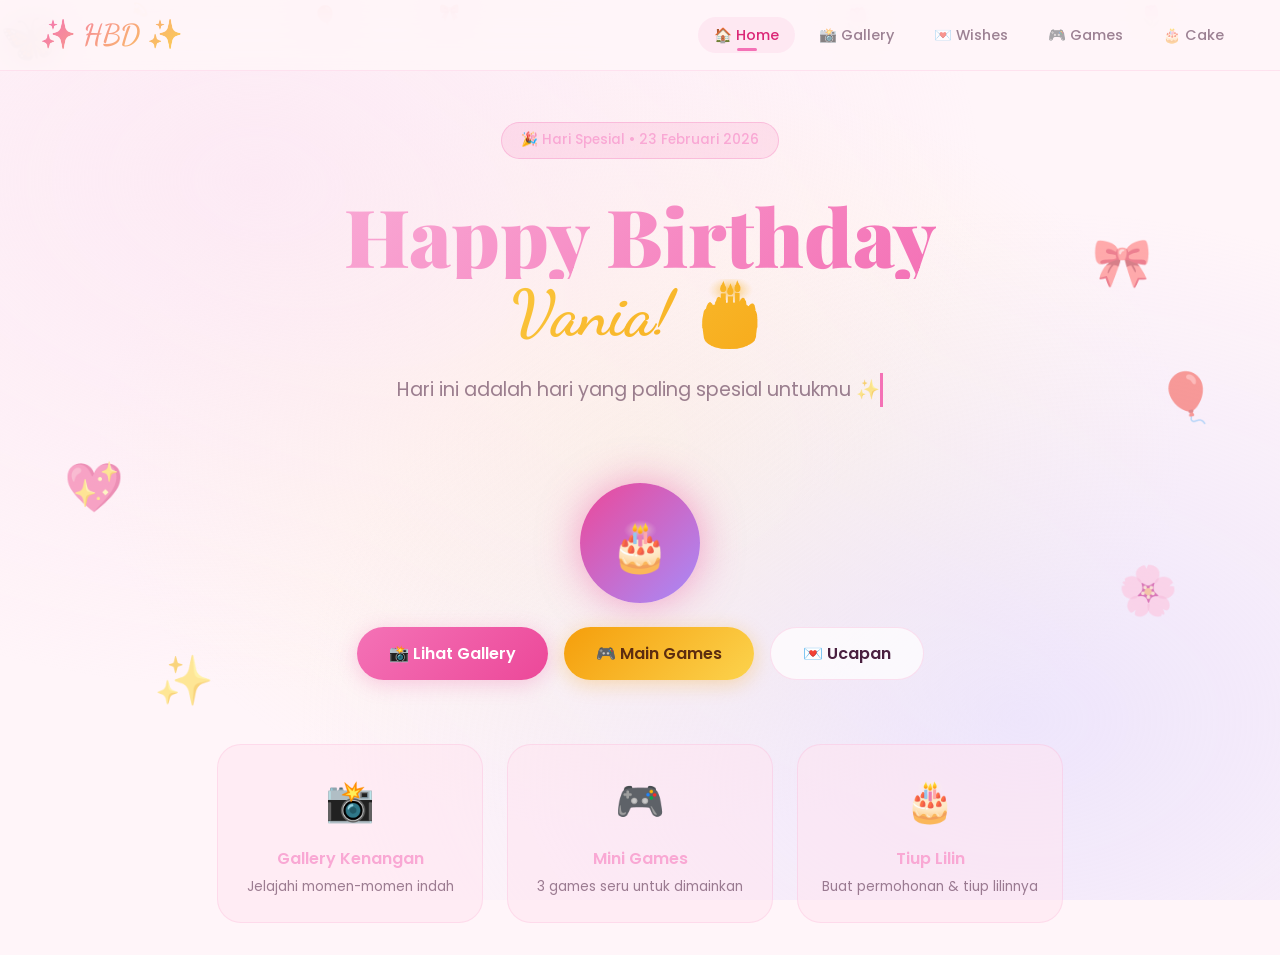
<file: index.html>
<!DOCTYPE html>
<html lang="id">

<head>
  <meta charset="UTF-8">
  <meta name="viewport" content="width=device-width, initial-scale=1.0">
  <meta name="description" content="Selamat Ulang Tahun! Website spesial untuk merayakan hari istimewamu.">
  <title>🎂 Happy Birthday!</title>
  <link rel="stylesheet" href="styles.css">
  <style>
    .hero {
      display: flex;
      flex-direction: column;
      align-items: center;
      justify-content: center;
      min-height: calc(100vh - 90px);
      text-align: center;
      padding: 2rem;
    }

    .hero-badge {
      display: inline-block;
      padding: 0.4rem 1.2rem;
      background: rgba(244, 114, 182, 0.15);
      border: 1px solid rgba(244, 114, 182, 0.3);
      border-radius: var(--radius-full);
      color: var(--pink-300);
      font-size: 0.85rem;
      font-weight: 500;
      margin-bottom: 2rem;
      animation: fadeInUp 0.8s ease 0.2s both;
    }

    .hero-title {
      font-family: 'Playfair Display', serif;
      font-size: 5rem;
      font-weight: 900;
      line-height: 1.1;
      margin-bottom: 1.5rem;
      animation: fadeInUp 0.8s ease 0.4s both;
    }

    .hero-title .line1 {
      display: block;
      background: linear-gradient(135deg, var(--pink-300), var(--pink-400));
      -webkit-background-clip: text;
      -webkit-text-fill-color: transparent;
      background-clip: text;
    }

    .hero-title .line2 {
      display: block;
      background: linear-gradient(135deg, var(--gold-300), var(--gold-500));
      -webkit-background-clip: text;
      -webkit-text-fill-color: transparent;
      background-clip: text;
      font-family: 'Dancing Script', cursive;
      font-size: 4rem;
    }

    .hero-subtitle {
      color: var(--text-muted);
      font-size: 1.2rem;
      max-width: 500px;
      margin-bottom: 2.5rem;
      animation: fadeInUp 0.8s ease 0.6s both;
      line-height: 1.8;
    }

    .hero-buttons {
      display: flex;
      gap: 1rem;
      flex-wrap: wrap;
      justify-content: center;
      animation: fadeInUp 0.8s ease 0.8s both;
    }

    .hero-decoration {
      position: absolute;
      font-size: 3rem;
      animation: floatDecor 4s ease-in-out infinite;
      opacity: 0.5;
    }

    .hero-decoration:nth-child(1) {
      top: 15%;
      left: 8%;
      animation-delay: 0s;
    }

    .hero-decoration:nth-child(2) {
      top: 25%;
      right: 10%;
      animation-delay: 1s;
    }

    .hero-decoration:nth-child(3) {
      bottom: 20%;
      left: 12%;
      animation-delay: 2s;
    }

    .hero-decoration:nth-child(4) {
      bottom: 30%;
      right: 8%;
      animation-delay: 0.5s;
    }

    .hero-decoration:nth-child(5) {
      top: 50%;
      left: 5%;
      animation-delay: 1.5s;
    }

    .hero-decoration:nth-child(6) {
      top: 40%;
      right: 5%;
      animation-delay: 2.5s;
    }

    @keyframes floatDecor {

      0%,
      100% {
        transform: translateY(0) rotate(0deg);
      }

      50% {
        transform: translateY(-20px) rotate(10deg);
      }
    }

    .typing-text {
      display: inline-block;
      overflow: hidden;
      white-space: nowrap;
      border-right: 3px solid var(--pink-400);
      animation: typing 3s steps(30) 1s both, blink 0.7s step-end infinite;
      max-width: 100%;
    }

    @keyframes typing {
      from {
        width: 0;
      }

      to {
        width: 100%;
      }
    }

    @keyframes blink {
      50% {
        border-color: transparent;
      }
    }

    .age-display {
      display: inline-flex;
      align-items: center;
      justify-content: center;
      width: 120px;
      height: 120px;
      border-radius: 50%;
      background: linear-gradient(135deg, var(--pink-500), var(--purple-500));
      font-family: 'Playfair Display', serif;
      font-size: 3rem;
      font-weight: 900;
      color: white;
      margin: 1.5rem 0;
      animation: bounceIn 1s ease 1s both, glow 2s ease-in-out infinite;
      box-shadow: 0 0 40px rgba(236, 72, 153, 0.5);
    }

    .features-row {
      display: grid;
      grid-template-columns: repeat(3, 1fr);
      gap: 1.5rem;
      margin-top: 4rem;
      animation: fadeInUp 0.8s ease 1s both;
    }

    .feature-card {
      text-align: center;
      padding: 1.5rem;
    }

    .feature-card .icon {
      font-size: 2.5rem;
      margin-bottom: 0.8rem;
    }

    .feature-card h3 {
      font-size: 1rem;
      font-weight: 600;
      margin-bottom: 0.3rem;
      color: var(--pink-300);
    }

    .feature-card p {
      font-size: 0.85rem;
      color: var(--text-muted);
    }

    @media (max-width: 768px) {
      .hero-title {
        font-size: 3rem;
      }

      .hero-title .line2 {
        font-size: 2.5rem;
      }

      .hero-decoration {
        display: none;
      }

      .features-row {
        grid-template-columns: 1fr;
        max-width: 300px;
        margin-left: auto;
        margin-right: auto;
      }
    }
  </style>
</head>

<body>
  <!-- Decorations -->
  <div class="hero-decoration">🎀</div>
  <div class="hero-decoration">✨</div>
  <div class="hero-decoration">🌸</div>
  <div class="hero-decoration">💖</div>
  <div class="hero-decoration">🎈</div>
  <div class="hero-decoration">🦋</div>

  <div class="page-container">
    <section class="hero">
      <span class="hero-badge">🎉 Hari Spesial • 23 Februari 2026</span>

      <h1 class="hero-title">
        <span class="line1">Happy Birthday</span>
        <span class="line2">Vania! 🎂</span>
      </h1>

      <p class="hero-subtitle">
        <span class="typing-text">Hari ini adalah hari yang paling spesial untukmu ✨</span>
      </p>

      <div class="age-display">🎂</div>

      <div class="hero-buttons">
        <a href="gallery.html" class="btn btn-primary">📸 Lihat Gallery</a>
        <a href="games.html" class="btn btn-gold">🎮 Main Games</a>
        <a href="wishes.html" class="btn btn-secondary">💌 Ucapan</a>
      </div>

      <div class="features-row">
        <div class="glass-card feature-card">
          <div class="icon">📸</div>
          <h3>Gallery Kenangan</h3>
          <p>Jelajahi momen-momen indah</p>
        </div>
        <div class="glass-card feature-card">
          <div class="icon">🎮</div>
          <h3>Mini Games</h3>
          <p>3 games seru untuk dimainkan</p>
        </div>
        <div class="glass-card feature-card">
          <div class="icon">🎂</div>
          <h3>Tiup Lilin</h3>
          <p>Buat permohonan & tiup lilinnya</p>
        </div>
      </div>
    </section>
  </div>

  <script src="navigation.js"></script>
  <script>
    createNavigation('index.html');
  </script>
</body>

</html>
</file>
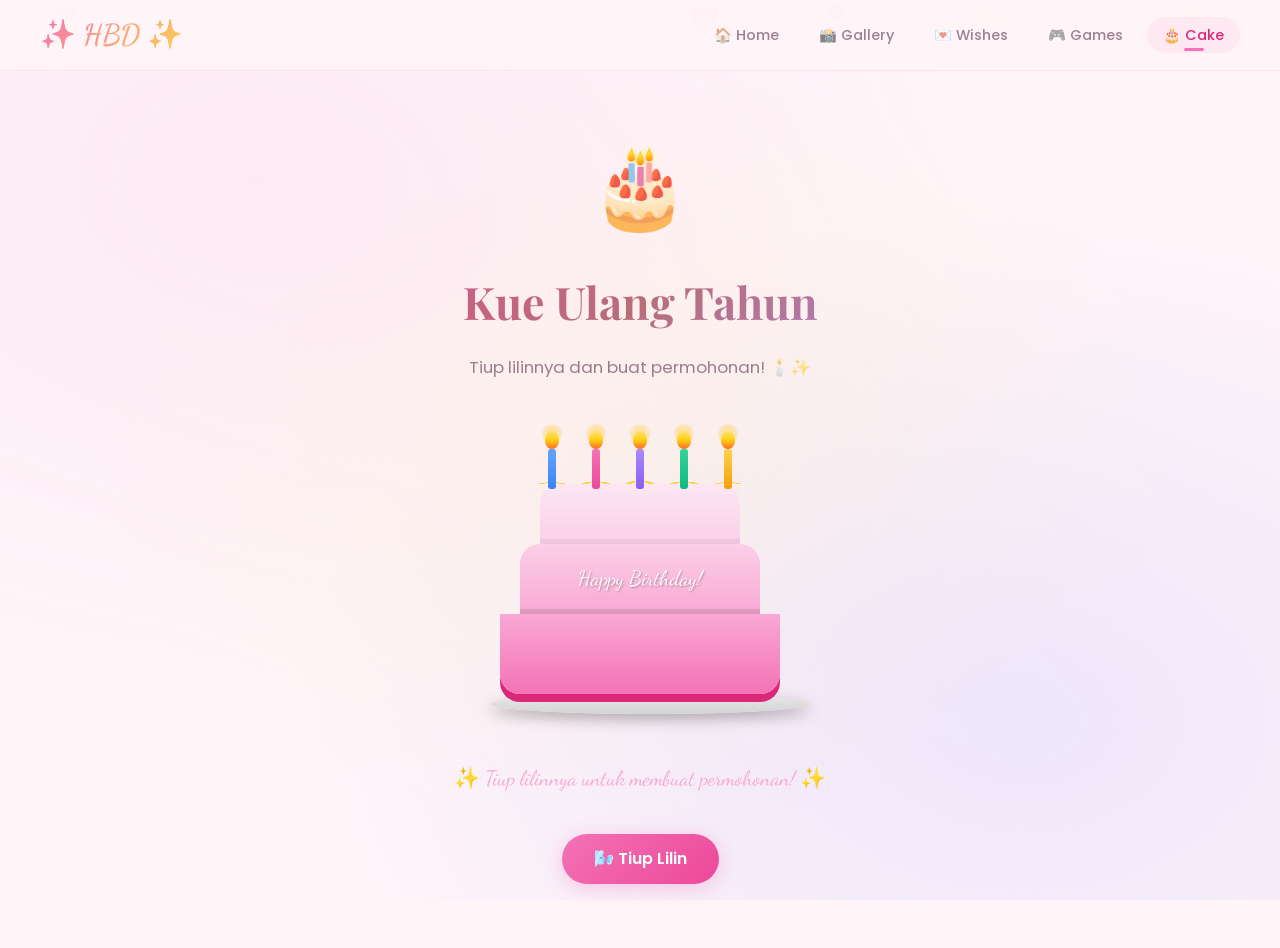
<file: cake.html>
<!DOCTYPE html>
<html lang="id">

<head>
    <meta charset="UTF-8">
    <meta name="viewport" content="width=device-width, initial-scale=1.0">
    <title>🎂 Birthday Cake</title>
    <link rel="stylesheet" href="styles.css">
    <style>
        .cake-section {
            text-align: center;
            padding: 2rem 0 4rem;
        }

        .cake-section .big-emoji {
            font-size: 5rem;
            display: block;
            margin-bottom: 1rem;
            animation: bounceIn 0.8s ease;
        }

        /* CSS Cake */
        .cake-wrapper {
            display: flex;
            justify-content: center;
            margin: 3rem 0;
        }

        .cake-container {
            position: relative;
            width: 300px;
        }

        .cake-layer {
            border-radius: 20px 20px 0 0;
            position: relative;
            margin: 0 auto;
        }

        .cake-layer-1 {
            width: 280px;
            height: 80px;
            background: linear-gradient(180deg, #f9a8d4, #f472b6);
            border-radius: 0 0 20px 20px;
            box-shadow: 0 8px 0 #db2777;
        }

        .cake-layer-2 {
            width: 240px;
            height: 70px;
            background: linear-gradient(180deg, #fbcfe8, #f9a8d4);
            border-radius: 20px 20px 0 0;
            box-shadow: inset 0 -5px 0 rgba(0, 0, 0, 0.1);
        }

        .cake-layer-3 {
            width: 200px;
            height: 60px;
            background: linear-gradient(180deg, #fce7f3, #fbcfe8);
            border-radius: 20px 20px 0 0;
            box-shadow: inset 0 -5px 0 rgba(0, 0, 0, 0.05);
        }

        .cake-frosting {
            position: absolute;
            bottom: 100%;
            left: 0;
            width: 100%;
            height: 20px;
        }

        .cake-frosting::before {
            content: '';
            position: absolute;
            bottom: 0;
            left: -5%;
            width: 110%;
            height: 25px;
            background:
                radial-gradient(ellipse at 10% 100%, transparent 8px, #fcd34d 8px, #fcd34d 14px, transparent 14px),
                radial-gradient(ellipse at 30% 100%, transparent 8px, #fcd34d 8px, #fcd34d 14px, transparent 14px),
                radial-gradient(ellipse at 50% 100%, transparent 8px, #fcd34d 8px, #fcd34d 14px, transparent 14px),
                radial-gradient(ellipse at 70% 100%, transparent 8px, #fcd34d 8px, #fcd34d 14px, transparent 14px),
                radial-gradient(ellipse at 90% 100%, transparent 8px, #fcd34d 8px, #fcd34d 14px, transparent 14px);
        }

        /* Candles */
        .candles {
            display: flex;
            justify-content: center;
            gap: 30px;
            margin-bottom: -5px;
            position: relative;
            z-index: 5;
        }

        .candle {
            display: flex;
            flex-direction: column;
            align-items: center;
        }

        .flame {
            width: 14px;
            height: 20px;
            background: linear-gradient(to top, #ff6b35, #ffd700, #fff);
            border-radius: 50% 50% 50% 50% / 60% 60% 40% 40%;
            animation: flicker 0.3s ease-in-out infinite alternate;
            position: relative;
            transition: opacity 0.5s, transform 0.5s;
        }

        .flame.blown {
            opacity: 0;
            transform: scale(0);
        }

        .flame::before {
            content: '';
            position: absolute;
            top: -5px;
            left: 50%;
            transform: translateX(-50%);
            width: 20px;
            height: 20px;
            background: radial-gradient(circle, rgba(255, 200, 50, 0.6), transparent);
            border-radius: 50%;
            animation: glowPulse 1s ease-in-out infinite;
        }

        .flame.blown::before {
            display: none;
        }

        .smoke {
            width: 4px;
            height: 0;
            background: rgba(200, 200, 200, 0.4);
            border-radius: 50%;
            transition: height 0.5s;
            opacity: 0;
        }

        .smoke.visible {
            height: 20px;
            opacity: 1;
            animation: smokeRise 2s ease forwards;
        }

        @keyframes smokeRise {
            0% {
                opacity: 0.6;
                height: 5px;
            }

            100% {
                opacity: 0;
                height: 30px;
                transform: translateY(-20px);
            }
        }

        .candle-stick {
            width: 8px;
            height: 40px;
            border-radius: 3px;
        }

        .candle:nth-child(1) .candle-stick {
            background: linear-gradient(180deg, #60a5fa, #3b82f6);
        }

        .candle:nth-child(2) .candle-stick {
            background: linear-gradient(180deg, #f472b6, #ec4899);
        }

        .candle:nth-child(3) .candle-stick {
            background: linear-gradient(180deg, #a78bfa, #8b5cf6);
        }

        .candle:nth-child(4) .candle-stick {
            background: linear-gradient(180deg, #34d399, #10b981);
        }

        .candle:nth-child(5) .candle-stick {
            background: linear-gradient(180deg, #fcd34d, #f59e0b);
        }

        @keyframes flicker {
            0% {
                transform: scaleY(1) scaleX(1) rotate(-2deg);
            }

            100% {
                transform: scaleY(1.1) scaleX(0.9) rotate(2deg);
            }
        }

        @keyframes glowPulse {

            0%,
            100% {
                opacity: 0.5;
                transform: translateX(-50%) scale(1);
            }

            50% {
                opacity: 1;
                transform: translateX(-50%) scale(1.3);
            }
        }

        /* Decorations on cake */
        .cake-decoration {
            position: absolute;
            font-size: 1.2rem;
        }

        .cake-text {
            position: absolute;
            width: 100%;
            text-align: center;
            top: 50%;
            left: 0;
            transform: translateY(-50%);
            font-family: 'Dancing Script', cursive;
            font-size: 1.3rem;
            color: white;
            text-shadow: 1px 1px 2px rgba(0, 0, 0, 0.3);
        }

        /* Plate */
        .cake-plate {
            width: 320px;
            height: 20px;
            background: linear-gradient(180deg, #e8e8e8, #d4d4d4);
            border-radius: 50%;
            margin: 0 auto;
            box-shadow: 0 5px 15px rgba(0, 0, 0, 0.3);
        }

        /* Action buttons */
        .cake-actions {
            display: flex;
            gap: 1rem;
            justify-content: center;
            margin-top: 2rem;
            flex-wrap: wrap;
        }

        /* Wish Modal */
        .wish-sparkle {
            position: absolute;
            font-size: 1.5rem;
            pointer-events: none;
            animation: wishSparkle 1s ease forwards;
        }

        @keyframes wishSparkle {
            0% {
                transform: scale(0) rotate(0deg);
                opacity: 0;
            }

            50% {
                transform: scale(1.2) rotate(180deg);
                opacity: 1;
            }

            100% {
                transform: scale(0) rotate(360deg);
                opacity: 0;
            }
        }

        .wish-input {
            width: 100%;
            padding: 1rem;
            border: 1px solid rgba(244, 114, 182, 0.3);
            border-radius: var(--radius-md);
            background: rgba(255, 255, 255, 0.05);
            color: var(--text-primary);
            font-family: 'Poppins', sans-serif;
            font-size: 1rem;
            resize: none;
            margin: 1rem 0;
            min-height: 100px;
        }

        .wish-input:focus {
            outline: none;
            border-color: var(--pink-400);
            box-shadow: 0 0 20px rgba(244, 114, 182, 0.2);
        }

        .cut-line {
            position: absolute;
            width: 3px;
            height: 0;
            background: linear-gradient(180deg, transparent, #fcd34d, transparent);
            left: 50%;
            top: 0;
            z-index: 10;
            transition: height 1s ease;
        }

        .cut-line.active {
            height: 100%;
        }

        .cake-container.cut .cake-layer-1 {
            animation: cakeSplit 1s ease 0.5s forwards;
        }

        @keyframes cakeSplit {
            0% {
                clip-path: inset(0);
            }

            100% {
                clip-path: inset(0 0 0 55%);
            }
        }

        .cake-status {
            margin-top: 1.5rem;
            font-family: 'Dancing Script', cursive;
            font-size: 1.3rem;
            color: var(--pink-300);
            min-height: 40px;
        }

        @media (max-width: 480px) {
            .cake-container {
                transform: scale(0.8);
            }
        }
    </style>
</head>

<body>
    <div class="page-container">
        <div class="container">
            <div class="cake-section">
                <span class="big-emoji">🎂</span>
                <h1 class="section-title">Kue Ulang Tahun</h1>
                <p class="section-subtitle">Tiup lilinnya dan buat permohonan! 🕯️✨</p>

                <div class="cake-wrapper">
                    <div class="cake-container" id="cakeContainer">
                        <!-- Candles -->
                        <div class="candles" id="candles">
                            <div class="candle">
                                <div class="smoke" id="smoke1"></div>
                                <div class="flame" id="flame1"></div>
                                <div class="candle-stick"></div>
                            </div>
                            <div class="candle">
                                <div class="smoke" id="smoke2"></div>
                                <div class="flame" id="flame2"></div>
                                <div class="candle-stick"></div>
                            </div>
                            <div class="candle">
                                <div class="smoke" id="smoke3"></div>
                                <div class="flame" id="flame3"></div>
                                <div class="candle-stick"></div>
                            </div>
                            <div class="candle">
                                <div class="smoke" id="smoke4"></div>
                                <div class="flame" id="flame4"></div>
                                <div class="candle-stick"></div>
                            </div>
                            <div class="candle">
                                <div class="smoke" id="smoke5"></div>
                                <div class="flame" id="flame5"></div>
                                <div class="candle-stick"></div>
                            </div>
                        </div>

                        <!-- Cake Layers -->
                        <div class="cake-layer cake-layer-3">
                            <div class="cake-frosting"></div>
                        </div>
                        <div class="cake-layer cake-layer-2">
                            <div class="cake-text">Happy Birthday!</div>
                        </div>
                        <div class="cake-layer cake-layer-1">
                            <div class="cut-line" id="cutLine"></div>
                        </div>

                        <!-- Plate -->
                        <div class="cake-plate"></div>
                    </div>
                </div>

                <p class="cake-status" id="cakeStatus">✨ Tiup lilinnya untuk membuat permohonan! ✨</p>

                <div class="cake-actions">
                    <button class="btn btn-primary" id="blowBtn" onclick="blowCandles()">
                        🌬️ Tiup Lilin
                    </button>
                    <button class="btn btn-gold" id="wishBtn" onclick="makeWish()" style="display: none;">
                        ⭐ Buat Permohonan
                    </button>
                    <button class="btn btn-secondary" id="cutBtn" onclick="cutCake()" style="display: none;">
                        🔪 Potong Kue
                    </button>
                    <button class="btn btn-secondary" id="resetBtn" onclick="resetCake()" style="display: none;">
                        🔄 Ulangi
                    </button>
                </div>
            </div>
        </div>
    </div>

    <!-- Wish Modal -->
    <div class="modal-overlay" id="wishModal">
        <div class="modal-content">
            <button class="modal-close" onclick="closeWishModal()">✕</button>
            <div style="font-size: 4rem; margin-bottom: 1rem;">⭐</div>
            <h2
                style="font-family: 'Dancing Script', cursive; font-size: 2rem; color: var(--pink-300); margin-bottom: 0.5rem;">
                Buat Permohonan</h2>
            <p style="color: var(--text-muted); margin-bottom: 1rem;">Tutup mata, buat harapan terbaikmu... ✨</p>
            <textarea class="wish-input" id="wishInput" placeholder="Tuliskan permohonanmu di sini... 💫"></textarea>
            <button class="btn btn-primary" onclick="submitWish()">💫 Kirim Permohonan</button>
        </div>
    </div>

    <script src="navigation.js"></script>
    <script src="cake.js"></script>
</body>

</html>
</file>
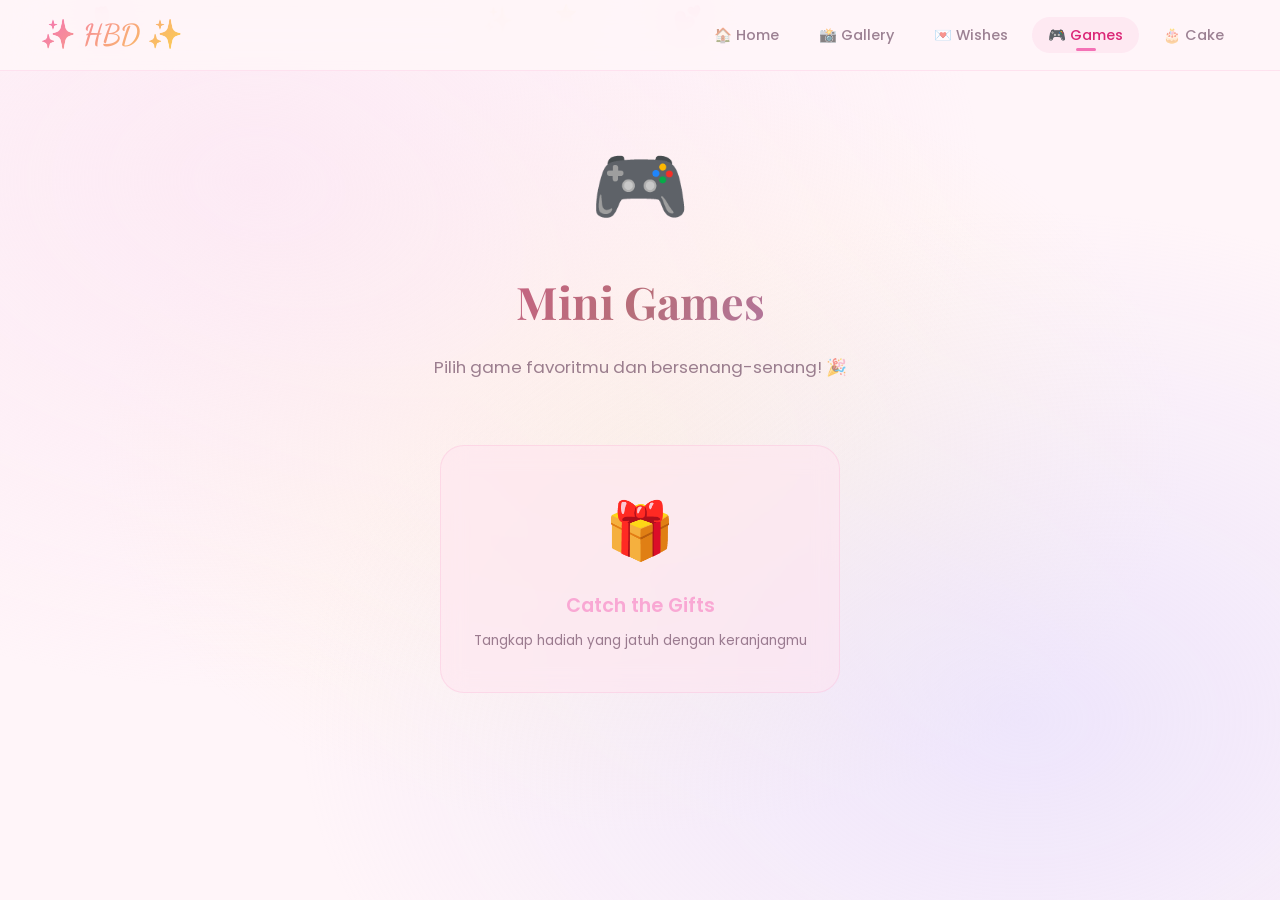
<file: games.html>
<!DOCTYPE html>
<html lang="id">

<head>
    <meta charset="UTF-8">
    <meta name="viewport" content="width=device-width, initial-scale=1.0">
    <title>🎮 Mini Games</title>
    <link rel="stylesheet" href="styles.css">
    <style>
        .games-hub {
            padding: 2rem 0;
        }

        .games-hub .big-emoji {
            font-size: 5rem;
            text-align: center;
            display: block;
            margin-bottom: 1rem;
            animation: bounceIn 0.8s ease;
        }

        /* Game Select Cards */
        .game-select-grid {
            display: grid;
            grid-template-columns: 1fr;
            gap: 1.5rem;
            padding: 1rem 0;
            max-width: 400px;
            margin: 0 auto;
        }

        .game-select-card {
            cursor: pointer;
            text-align: center;
            padding: 2.5rem 1.5rem;
            transition: var(--transition-base);
            position: relative;
            overflow: hidden;
        }

        .game-select-card::after {
            content: '';
            position: absolute;
            top: 0;
            left: -100%;
            width: 100%;
            height: 100%;
            background: linear-gradient(90deg, transparent, rgba(255, 255, 255, 0.05), transparent);
            transition: 0.5s;
        }

        .game-select-card:hover::after {
            left: 100%;
        }

        .game-select-card .game-icon {
            font-size: 3.5rem;
            margin-bottom: 1rem;
            display: block;
        }

        .game-select-card h3 {
            font-size: 1.2rem;
            font-weight: 600;
            color: var(--pink-300);
            margin-bottom: 0.5rem;
        }

        .game-select-card p {
            font-size: 0.85rem;
            color: var(--text-muted);
        }

        /* Game Area */
        .game-area {
            display: none;
            padding: 1rem 0 3rem;
        }

        .game-area.active {
            display: block;
            animation: fadeInUp 0.5s ease;
        }

        .game-header {
            display: flex;
            align-items: center;
            justify-content: space-between;
            margin-bottom: 1.5rem;
            flex-wrap: wrap;
            gap: 1rem;
        }

        .game-header h2 {
            font-family: 'Playfair Display', serif;
            font-size: 1.6rem;
            color: var(--pink-300);
        }

        .game-stats {
            display: flex;
            gap: 1rem;
            flex-wrap: wrap;
        }

        .stat {
            background: var(--bg-glass);
            border: var(--border-glass);
            padding: 0.5rem 1rem;
            border-radius: var(--radius-full);
            font-size: 0.9rem;
            color: var(--text-secondary);
        }

        .stat strong {
            color: var(--gold-500);
        }

        .back-btn {
            background: none;
            border: none;
            color: var(--text-muted);
            font-size: 0.9rem;
            cursor: pointer;
            display: flex;
            align-items: center;
            gap: 0.3rem;
            padding: 0.5rem;
            transition: var(--transition-fast);
            font-family: 'Poppins', sans-serif;
        }

        .back-btn:hover {
            color: var(--text-primary);
        }

        /* ===== CATCH GAME ===== */
        .catch-field {
            position: relative;
            width: 100%;
            height: 500px;
            border-radius: var(--radius-lg);
            background: linear-gradient(180deg, rgba(252, 211, 77, 0.05), rgba(244, 114, 182, 0.1));
            border: var(--border-glass);
            overflow: hidden;
            cursor: none;
        }

        .gift {
            position: absolute;
            top: -50px;
            font-size: 2.5rem;
            animation: giftFall linear forwards;
            pointer-events: none;
            user-select: none;
        }

        @keyframes giftFall {
            from {
                top: -50px;
            }

            to {
                top: 550px;
            }
        }

        .basket {
            position: absolute;
            bottom: 20px;
            font-size: 3rem;
            transition: left 0.05s linear;
            user-select: none;
            filter: drop-shadow(0 0 8px rgba(244, 114, 182, 0.4));
        }

        .lives-display {
            display: flex;
            gap: 0.3rem;
        }

        .lives-display .heart {
            font-size: 1.2rem;
        }

        .lives-display .heart.lost {
            opacity: 0.3;
        }

        .catch-score-popup {
            position: absolute;
            font-size: 1.5rem;
            font-weight: 700;
            color: var(--gold-500);
            pointer-events: none;
            animation: scorePopup 0.8s ease forwards;
        }

        @keyframes scorePopup {
            from {
                transform: translateY(0);
                opacity: 1;
            }

            to {
                transform: translateY(-40px);
                opacity: 0;
            }
        }

        @media (max-width: 768px) {


            .catch-field {
                height: 400px;
            }
        }
    </style>
</head>

<body>
    <div class="page-container">
        <div class="container">
            <!-- GAME HUB -->
            <div class="games-hub" id="gamesHub">
                <span class="big-emoji">🎮</span>
                <h1 class="section-title">Mini Games</h1>
                <p class="section-subtitle">Pilih game favoritmu dan bersenang-senang! 🎉</p>

                <div class="game-select-grid">


                    <div class="glass-card game-select-card" onclick="startGame('catch')">
                        <span class="game-icon">🎁</span>
                        <h3>Catch the Gifts</h3>
                        <p>Tangkap hadiah yang jatuh dengan keranjangmu</p>
                    </div>
                </div>
            </div>





            <!-- CATCH GAME -->
            <div class="game-area" id="catchGame">
                <div class="game-header">
                    <div>
                        <button class="back-btn" onclick="backToHub()">← Kembali</button>
                        <h2>🎁 Catch the Gifts</h2>
                    </div>
                    <div class="game-stats">
                        <span class="stat">Skor: <strong id="catchScore">0</strong></span>
                        <span class="stat"><span class="lives-display" id="livesDisplay"></span></span>
                    </div>
                </div>
                <div class="catch-field" id="catchField">
                    <div class="basket" id="basket">🧺</div>
                </div>
                <div style="text-align: center; margin-top: 1.5rem;">
                    <button class="btn btn-primary" onclick="startCatchGame()">🎁 Mulai Game</button>
                </div>
            </div>
        </div>
    </div>

    <script src="navigation.js"></script>
    <script src="games.js"></script>
</body>

</html>
</file>
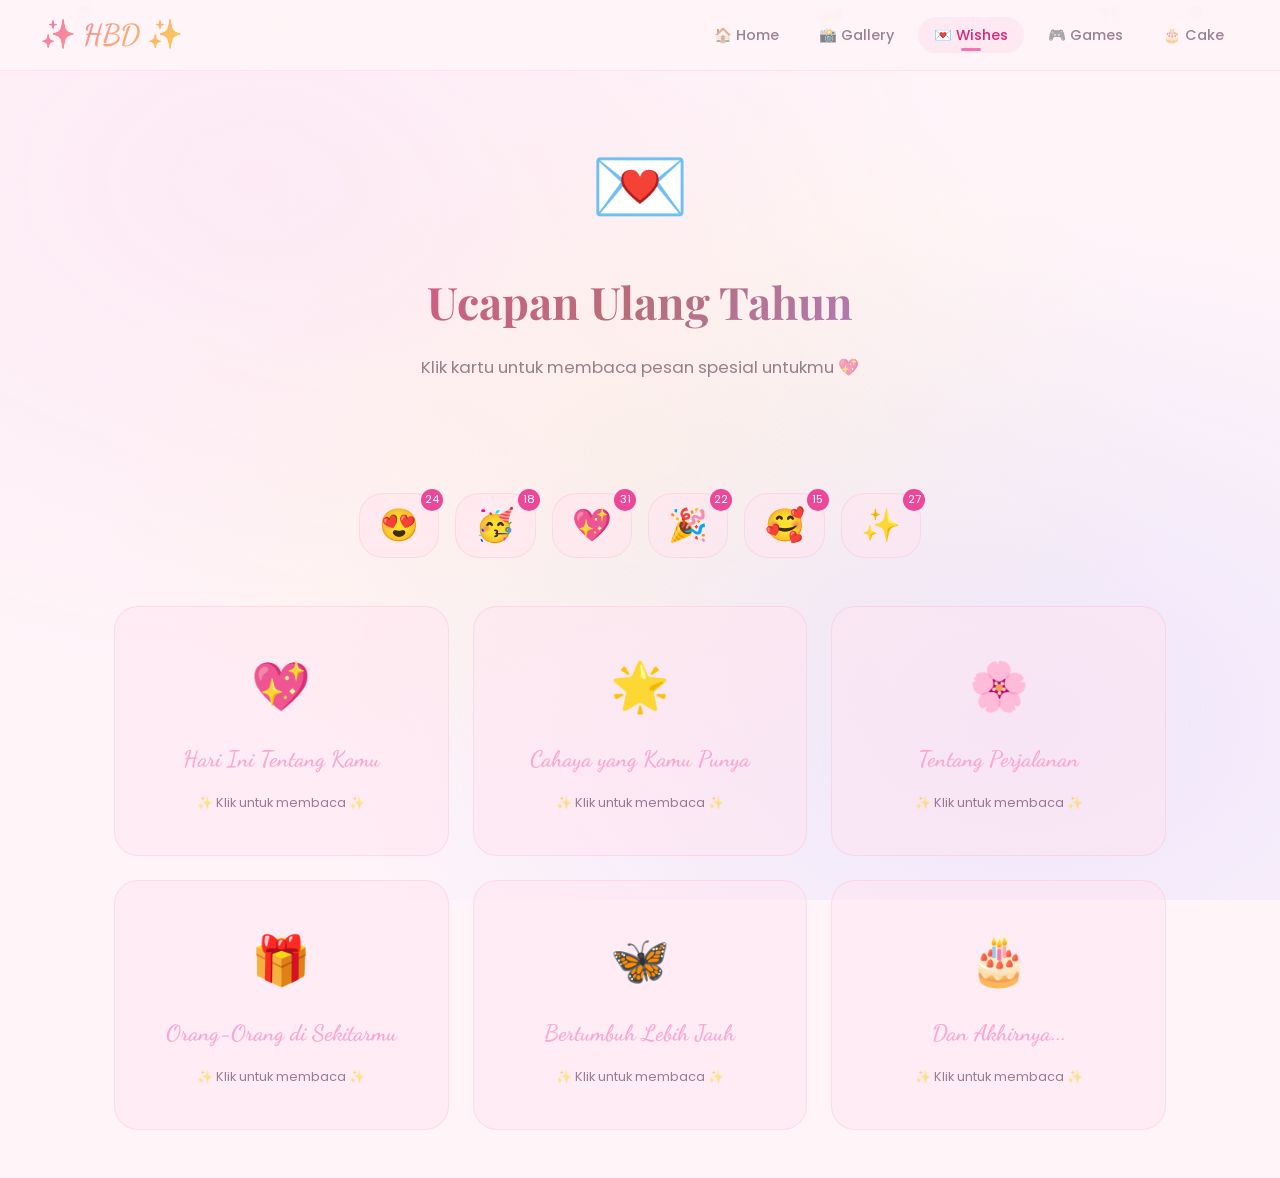
<file: wishes.html>
<!DOCTYPE html>
<html lang="id">

<head>
    <meta charset="UTF-8">
    <meta name="viewport" content="width=device-width, initial-scale=1.0">
    <title>💌 Ucapan Ulang Tahun</title>
    <link rel="stylesheet" href="styles.css">
    <style>
        .wishes-header {
            text-align: center;
            padding: 2rem 0;
        }

        .wishes-header .big-emoji {
            font-size: 5rem;
            animation: bounceIn 0.8s ease;
            display: block;
            margin-bottom: 1rem;
        }

        .wishes-grid {
            display: grid;
            grid-template-columns: repeat(auto-fill, minmax(300px, 1fr));
            gap: 1.5rem;
            padding: 1rem 0 3rem;
        }

        .wish-card {
            position: relative;
            perspective: 1000px;
            min-height: 250px;
            cursor: pointer;
        }

        .wish-card-inner {
            position: relative;
            width: 100%;
            height: 100%;
            min-height: 250px;
            transition: transform 0.6s;
            transform-style: preserve-3d;
        }

        .wish-card.flipped .wish-card-inner {
            transform: rotateY(180deg);
        }

        .wish-front,
        .wish-back {
            position: absolute;
            width: 100%;
            height: 100%;
            min-height: 250px;
            backface-visibility: hidden;
            border-radius: var(--radius-lg);
            display: flex;
            flex-direction: column;
            align-items: center;
            justify-content: center;
            padding: 2rem;
            text-align: center;
        }

        .wish-front {
            background: var(--bg-glass);
            backdrop-filter: blur(12px);
            border: var(--border-glass);
        }

        .wish-front .wish-emoji {
            font-size: 3rem;
            margin-bottom: 1rem;
            animation: pulse 2s ease-in-out infinite;
        }

        .wish-front h3 {
            font-family: 'Dancing Script', cursive;
            font-size: 1.4rem;
            color: var(--pink-300);
            margin-bottom: 0.5rem;
        }

        .wish-front .tap-hint {
            font-size: 0.8rem;
            color: var(--text-muted);
            margin-top: 0.5rem;
        }

        .wish-back {
            background: linear-gradient(135deg, rgba(244, 114, 182, 0.15), rgba(139, 92, 246, 0.15));
            border: 1px solid rgba(244, 114, 182, 0.2);
            transform: rotateY(180deg);
        }

        .wish-back p {
            font-size: 1rem;
            line-height: 1.8;
            color: var(--text-primary);
        }

        .wish-back .wish-author {
            margin-top: 1rem;
            font-family: 'Dancing Script', cursive;
            font-size: 1.1rem;
            color: var(--gold-500);
        }

        .countdown-section {
            text-align: center;
            padding: 3rem 0;
        }

        .countdown-card {
            display: inline-flex;
            gap: 1.5rem;
            flex-wrap: wrap;
            justify-content: center;
            padding: 2rem;
        }

        .countdown-item {
            display: flex;
            flex-direction: column;
            align-items: center;
        }

        .countdown-number {
            font-family: 'Playfair Display', serif;
            font-size: 3rem;
            font-weight: 900;
            background: linear-gradient(135deg, var(--pink-400), var(--gold-300));
            -webkit-background-clip: text;
            -webkit-text-fill-color: transparent;
            background-clip: text;
            line-height: 1.2;
        }

        .countdown-label {
            font-size: 0.8rem;
            color: var(--text-muted);
            text-transform: uppercase;
            letter-spacing: 1px;
        }

        .reaction-bar {
            display: flex;
            justify-content: center;
            gap: 1rem;
            padding: 2rem 0;
            flex-wrap: wrap;
        }

        .reaction-btn {
            font-size: 2rem;
            padding: 0.8rem 1.2rem;
            border-radius: var(--radius-lg);
            cursor: pointer;
            transition: var(--transition-fast);
            background: var(--bg-glass);
            border: var(--border-glass);
            position: relative;
        }

        .reaction-btn:hover {
            transform: scale(1.2);
            background: rgba(255, 255, 255, 0.15);
        }

        .reaction-btn.active {
            animation: heartBeat 1s ease;
            background: rgba(244, 114, 182, 0.2);
            border-color: var(--pink-400);
        }

        .reaction-btn .count {
            position: absolute;
            top: -5px;
            right: -5px;
            background: var(--pink-500);
            color: white;
            font-size: 0.7rem;
            width: 22px;
            height: 22px;
            border-radius: 50%;
            display: flex;
            align-items: center;
            justify-content: center;
            font-family: 'Poppins', sans-serif;
        }

        @media (max-width: 600px) {
            .wishes-grid {
                grid-template-columns: 1fr;
            }

            .countdown-number {
                font-size: 2rem;
            }
        }
    </style>
</head>

<body>
    <div class="page-container">
        <div class="container">
            <div class="wishes-header">
                <span class="big-emoji">💌</span>
                <h1 class="section-title">Ucapan Ulang Tahun</h1>
                <p class="section-subtitle">Klik kartu untuk membaca pesan spesial untukmu 💖</p>
            </div>

            <!-- Reaction Bar -->
            <div class="reaction-bar" id="reactionBar"></div>

            <!-- Wishes Grid -->
            <div class="wishes-grid" id="wishesGrid"></div>



        </div>
    </div>

    <script src="navigation.js"></script>
    <script src="wishes.js"></script>
</body>

</html>
</file>
<file: styles.css>
/* ===== BIRTHDAY WEBSITE DESIGN SYSTEM ===== */
@import url('https://fonts.googleapis.com/css2?family=Playfair+Display:wght@400;600;700;900&family=Poppins:wght@300;400;500;600;700&family=Dancing+Script:wght@400;700&display=swap');

:root {
    /* Color Palette - Pastel Pink Light */
    --pink-50: #fdf2f8;
    --pink-100: #fce7f3;
    --pink-200: #fbcfe8;
    --pink-300: #f9a8d4;
    --pink-400: #f472b6;
    --pink-500: #ec4899;
    --pink-600: #db2777;
    --pink-700: #be185d;

    --rose-gold: #b76e79;
    --rose-gold-light: #e8c4c8;
    --rose-gold-dark: #8c5059;

    --gold-100: #fef3c7;
    --gold-300: #fcd34d;
    --gold-500: #f59e0b;

    --purple-300: #ddd6fe;
    --purple-400: #c4b5fd;
    --purple-500: #a78bfa;

    --bg-primary: #fff5f9;
    --bg-secondary: #ffffff;
    --bg-card: rgba(255, 182, 213, 0.08);
    --bg-glass: rgba(255, 228, 240, 0.5);

    --text-primary: #4a2040;
    --text-secondary: #be185d;
    --text-muted: rgba(74, 32, 64, 0.55);

    --shadow-glow: 0 0 30px rgba(244, 114, 182, 0.15);
    --shadow-card: 0 8px 32px rgba(219, 39, 119, 0.08);

    --border-glass: 1px solid rgba(244, 114, 182, 0.15);

    --radius-sm: 8px;
    --radius-md: 16px;
    --radius-lg: 24px;
    --radius-xl: 32px;
    --radius-full: 9999px;

    --transition-fast: 0.2s ease;
    --transition-base: 0.3s ease;
    --transition-slow: 0.5s ease;
}

/* ===== RESET & BASE ===== */
*,
*::before,
*::after {
    margin: 0;
    padding: 0;
    box-sizing: border-box;
}

html {
    scroll-behavior: smooth;
}

body {
    font-family: 'Poppins', sans-serif;
    background: var(--bg-primary);
    color: var(--text-primary);
    min-height: 100vh;
    overflow-x: hidden;
    line-height: 1.6;
}

body::before {
    content: '';
    position: fixed;
    top: 0;
    left: 0;
    width: 100%;
    height: 100%;
    background:
        radial-gradient(ellipse at 20% 20%, rgba(252, 231, 243, 0.8) 0%, transparent 50%),
        radial-gradient(ellipse at 80% 80%, rgba(221, 214, 254, 0.5) 0%, transparent 50%),
        radial-gradient(ellipse at 50% 50%, rgba(254, 243, 199, 0.4) 0%, transparent 60%);
    pointer-events: none;
    z-index: 0;
}

a {
    text-decoration: none;
    color: inherit;
}

img {
    max-width: 100%;
    display: block;
}

/* ===== NAVIGATION ===== */
.navbar {
    position: fixed;
    top: 0;
    left: 0;
    width: 100%;
    z-index: 1000;
    background: rgba(255, 245, 249, 0.9);
    backdrop-filter: blur(20px);
    -webkit-backdrop-filter: blur(20px);
    border-bottom: var(--border-glass);
    padding: 0 2rem;
    transition: var(--transition-base);
}

.navbar-inner {
    max-width: 1200px;
    margin: 0 auto;
    display: flex;
    align-items: center;
    justify-content: space-between;
    height: 70px;
}

.navbar-logo {
    font-family: 'Dancing Script', cursive;
    font-size: 1.8rem;
    font-weight: 700;
    background: linear-gradient(135deg, var(--pink-400), var(--gold-300));
    -webkit-background-clip: text;
    -webkit-text-fill-color: transparent;
    background-clip: text;
}

.navbar-links {
    display: flex;
    list-style: none;
    gap: 0.5rem;
}

.navbar-links a {
    padding: 0.5rem 1rem;
    border-radius: var(--radius-full);
    font-size: 0.9rem;
    font-weight: 500;
    color: var(--text-muted);
    transition: var(--transition-fast);
    position: relative;
}

.navbar-links a:hover,
.navbar-links a.active {
    color: var(--pink-600);
    background: rgba(244, 114, 182, 0.1);
}

.navbar-links a.active::after {
    content: '';
    position: absolute;
    bottom: 2px;
    left: 50%;
    transform: translateX(-50%);
    width: 20px;
    height: 3px;
    background: var(--pink-400);
    border-radius: 2px;
}

.hamburger {
    display: none;
    flex-direction: column;
    gap: 5px;
    cursor: pointer;
    padding: 5px;
    z-index: 1001;
}

.hamburger span {
    width: 25px;
    height: 2px;
    background: var(--pink-600);
    border-radius: 2px;
    transition: var(--transition-base);
}

/* ===== LAYOUT ===== */
.page-container {
    padding-top: 90px;
    min-height: 100vh;
    position: relative;
    z-index: 1;
}

.container {
    max-width: 1100px;
    margin: 0 auto;
    padding: 0 1.5rem;
}

.section-title {
    font-family: 'Playfair Display', serif;
    font-size: 2.8rem;
    font-weight: 700;
    text-align: center;
    margin-bottom: 1rem;
    background: linear-gradient(135deg, var(--pink-500), var(--rose-gold), var(--purple-500));
    -webkit-background-clip: text;
    -webkit-text-fill-color: transparent;
    background-clip: text;
}

.section-subtitle {
    text-align: center;
    color: var(--text-muted);
    font-size: 1.05rem;
    margin-bottom: 3rem;
    max-width: 600px;
    margin-left: auto;
    margin-right: auto;
}

/* ===== GLASS CARD ===== */
.glass-card {
    background: var(--bg-glass);
    backdrop-filter: blur(12px);
    -webkit-backdrop-filter: blur(12px);
    border: var(--border-glass);
    border-radius: var(--radius-lg);
    padding: 2rem;
    transition: var(--transition-base);
}

.glass-card:hover {
    background: rgba(255, 228, 240, 0.7);
    transform: translateY(-4px);
    box-shadow: 0 8px 30px rgba(244, 114, 182, 0.12);
}

/* ===== BUTTONS ===== */
.btn {
    display: inline-flex;
    align-items: center;
    justify-content: center;
    gap: 0.5rem;
    padding: 0.8rem 2rem;
    border: none;
    border-radius: var(--radius-full);
    font-family: 'Poppins', sans-serif;
    font-size: 1rem;
    font-weight: 600;
    cursor: pointer;
    transition: var(--transition-base);
    position: relative;
    overflow: hidden;
}

.btn-primary {
    background: linear-gradient(135deg, var(--pink-400), var(--pink-500));
    color: white;
    box-shadow: 0 4px 20px rgba(236, 72, 153, 0.25);
}

.btn-primary:hover {
    transform: translateY(-2px) scale(1.03);
    box-shadow: 0 6px 30px rgba(236, 72, 153, 0.6);
}

.btn-secondary {
    background: rgba(255, 255, 255, 0.7);
    color: var(--text-primary);
    border: 1px solid rgba(244, 114, 182, 0.2);
    backdrop-filter: blur(10px);
}

.btn-secondary:hover {
    background: rgba(255, 228, 240, 0.8);
    transform: translateY(-2px);
}

.btn-gold {
    background: linear-gradient(135deg, var(--gold-500), var(--gold-300));
    color: #5c2d10;
    box-shadow: 0 4px 20px rgba(245, 158, 11, 0.3);
}

.btn-gold:hover {
    transform: translateY(-2px) scale(1.03);
    box-shadow: 0 6px 30px rgba(245, 158, 11, 0.5);
}

/* ===== FLOATING PARTICLES ===== */
.particles-container {
    position: fixed;
    top: 0;
    left: 0;
    width: 100%;
    height: 100%;
    pointer-events: none;
    z-index: 0;
    overflow: hidden;
}

.particle {
    position: absolute;
    animation: floatUp linear infinite;
    opacity: 0.6;
    font-size: 1.2rem;
}

@keyframes floatUp {
    0% {
        transform: translateY(100vh) rotate(0deg);
        opacity: 0;
    }

    10% {
        opacity: 0.6;
    }

    90% {
        opacity: 0.6;
    }

    100% {
        transform: translateY(-10vh) rotate(720deg);
        opacity: 0;
    }
}

/* ===== SPARKLE ANIMATION ===== */
@keyframes sparkle {

    0%,
    100% {
        opacity: 0;
        transform: scale(0);
    }

    50% {
        opacity: 1;
        transform: scale(1);
    }
}

@keyframes pulse {

    0%,
    100% {
        transform: scale(1);
    }

    50% {
        transform: scale(1.05);
    }
}

@keyframes fadeInUp {
    from {
        opacity: 0;
        transform: translateY(30px);
    }

    to {
        opacity: 1;
        transform: translateY(0);
    }
}

@keyframes fadeIn {
    from {
        opacity: 0;
    }

    to {
        opacity: 1;
    }
}

@keyframes slideInLeft {
    from {
        opacity: 0;
        transform: translateX(-40px);
    }

    to {
        opacity: 1;
        transform: translateX(0);
    }
}

@keyframes slideInRight {
    from {
        opacity: 0;
        transform: translateX(40px);
    }

    to {
        opacity: 1;
        transform: translateX(0);
    }
}

@keyframes bounceIn {
    0% {
        transform: scale(0);
        opacity: 0;
    }

    50% {
        transform: scale(1.15);
    }

    70% {
        transform: scale(0.95);
    }

    100% {
        transform: scale(1);
        opacity: 1;
    }
}

@keyframes heartBeat {
    0% {
        transform: scale(1);
    }

    14% {
        transform: scale(1.3);
    }

    28% {
        transform: scale(1);
    }

    42% {
        transform: scale(1.3);
    }

    70% {
        transform: scale(1);
    }
}

@keyframes glow {

    0%,
    100% {
        box-shadow: 0 0 10px rgba(244, 114, 182, 0.3);
    }

    50% {
        box-shadow: 0 0 30px rgba(244, 114, 182, 0.6), 0 0 60px rgba(244, 114, 182, 0.2);
    }
}

@keyframes shimmer {
    0% {
        background-position: -200% 0;
    }

    100% {
        background-position: 200% 0;
    }
}

@keyframes confettiFall {
    0% {
        transform: translateY(-10vh) rotate(0deg);
        opacity: 1;
    }

    100% {
        transform: translateY(110vh) rotate(720deg);
        opacity: 0;
    }
}

/* ===== MODAL ===== */
.modal-overlay {
    display: none;
    position: fixed;
    top: 0;
    left: 0;
    width: 100%;
    height: 100%;
    background: rgba(74, 32, 64, 0.4);
    backdrop-filter: blur(8px);
    z-index: 2000;
    align-items: center;
    justify-content: center;
    animation: fadeIn 0.3s ease;
}

.modal-overlay.active {
    display: flex;
}

.modal-content {
    background: var(--bg-secondary);
    border: var(--border-glass);
    border-radius: var(--radius-xl);
    padding: 3rem;
    max-width: 500px;
    width: 90%;
    text-align: center;
    animation: bounceIn 0.5s ease;
    position: relative;
    overflow: hidden;
}

.modal-content::before {
    content: '';
    position: absolute;
    top: 0;
    left: 0;
    width: 100%;
    height: 4px;
    background: linear-gradient(90deg, var(--pink-400), var(--gold-300), var(--purple-400));
}

.modal-close {
    position: absolute;
    top: 1rem;
    right: 1rem;
    background: none;
    border: none;
    color: var(--text-muted);
    font-size: 1.5rem;
    cursor: pointer;
    transition: var(--transition-fast);
    width: 36px;
    height: 36px;
    border-radius: 50%;
    display: flex;
    align-items: center;
    justify-content: center;
}

.modal-close:hover {
    color: var(--text-primary);
    background: rgba(244, 114, 182, 0.1);
}

/* ===== POST-GAME MESSAGE MODAL ===== */
.game-complete-modal .modal-content {
    background: linear-gradient(135deg, #fff5f9, #fce7f3);
}

.game-complete-emoji {
    font-size: 4rem;
    margin-bottom: 1rem;
    animation: bounceIn 0.8s ease;
}

.game-complete-title {
    font-family: 'Dancing Script', cursive;
    font-size: 2.2rem;
    background: linear-gradient(135deg, var(--pink-500), var(--rose-gold));
    -webkit-background-clip: text;
    -webkit-text-fill-color: transparent;
    background-clip: text;
    margin-bottom: 0.5rem;
}

.game-complete-message {
    color: var(--text-secondary);
    font-size: 1rem;
    line-height: 1.8;
    margin-bottom: 1.5rem;
}

.game-complete-score {
    font-size: 1.1rem;
    color: var(--gold-500);
    font-weight: 600;
    margin-bottom: 1.5rem;
}

/* ===== CONFETTI ===== */
.confetti-piece {
    position: fixed;
    width: 10px;
    height: 10px;
    top: -10px;
    z-index: 3000;
    pointer-events: none;
    animation: confettiFall linear forwards;
}

/* ===== SCROLLBAR ===== */
::-webkit-scrollbar {
    width: 8px;
}

::-webkit-scrollbar-track {
    background: var(--bg-primary);
}

::-webkit-scrollbar-thumb {
    background: var(--pink-600);
    border-radius: 4px;
}

::-webkit-scrollbar-thumb:hover {
    background: var(--pink-500);
}

/* ===== RESPONSIVE ===== */
@media (max-width: 768px) {
    .hamburger {
        display: flex;
    }

    .navbar-links {
        position: fixed;
        top: 0;
        right: -100%;
        width: 280px;
        height: 100vh;
        background: rgba(255, 245, 249, 0.98);
        backdrop-filter: blur(20px);
        flex-direction: column;
        padding: 5rem 2rem 2rem;
        gap: 0.5rem;
        transition: var(--transition-base);
        border-left: var(--border-glass);
    }

    .navbar-links.open {
        right: 0;
    }

    .navbar-links a {
        padding: 0.8rem 1.2rem;
        font-size: 1rem;
    }

    .section-title {
        font-size: 2rem;
    }

    .modal-content {
        padding: 2rem;
    }
}

@media (max-width: 480px) {
    .section-title {
        font-size: 1.6rem;
    }

    .navbar-logo {
        font-size: 1.4rem;
    }
}
</file>
